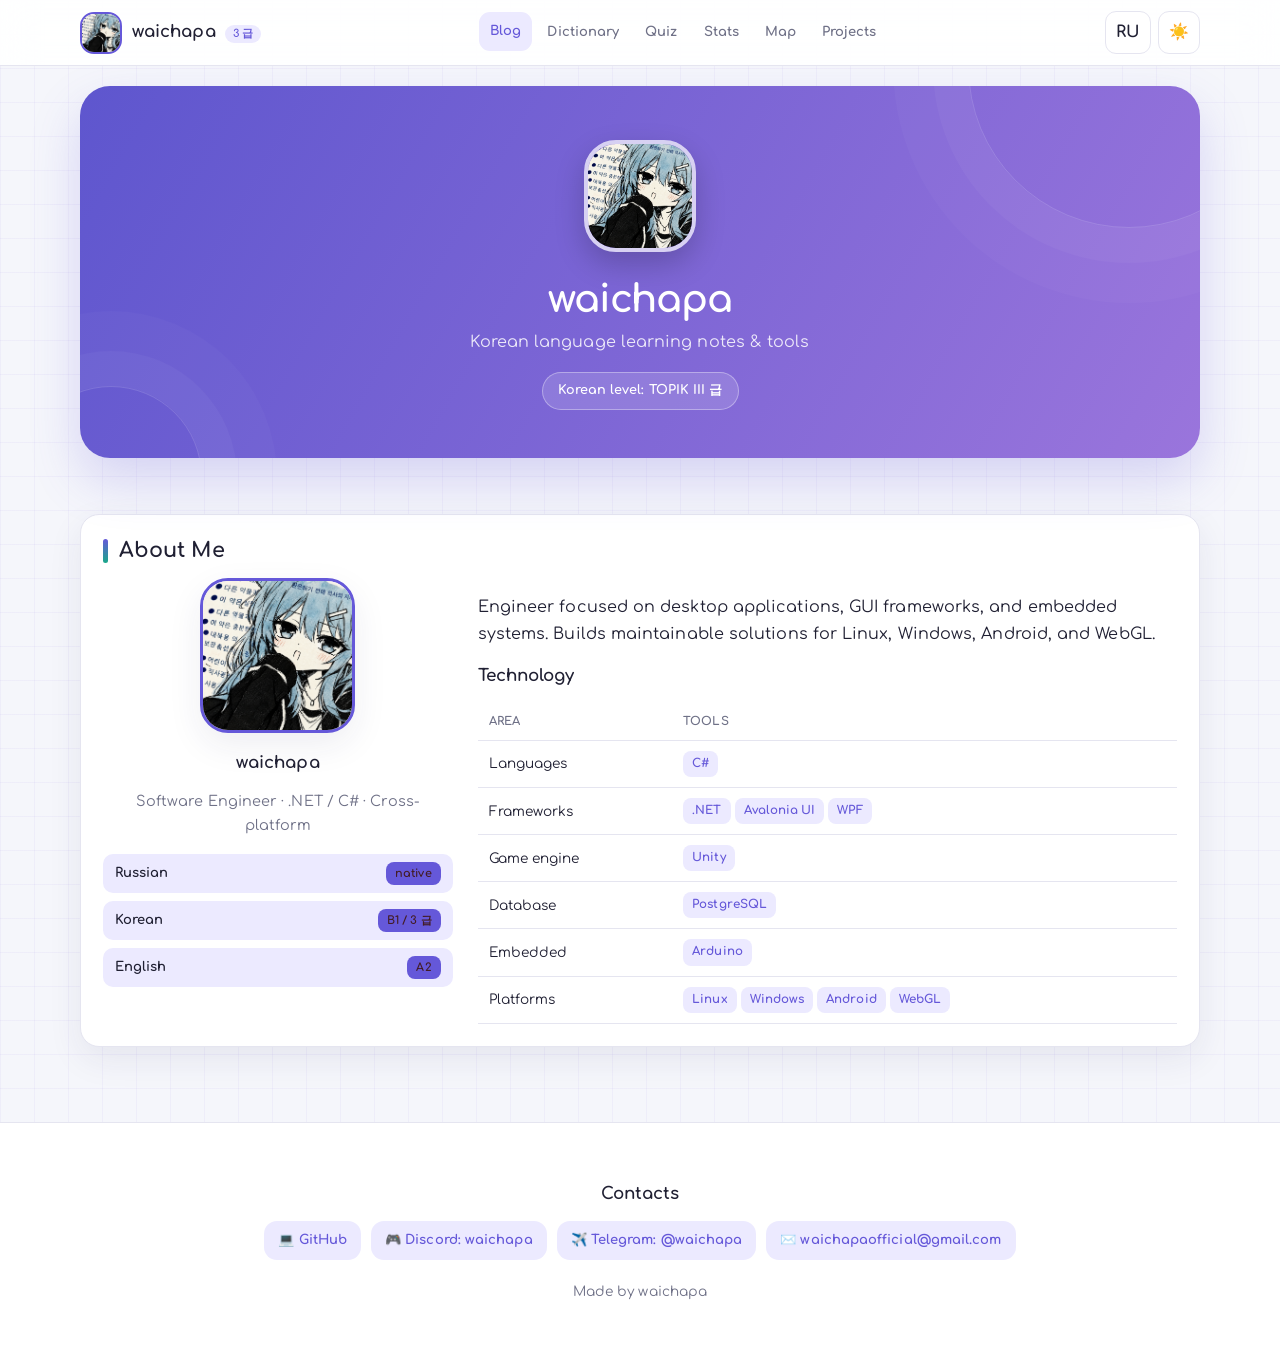
<file: index.html>
<!DOCTYPE html>
<html lang="en" data-theme="light">
<head>
<meta charset="UTF-8">
<meta name="viewport" content="width=device-width, initial-scale=1.0">
<title>waichapa - Korean Learning Blog</title>
<link rel="icon" href="favicon-32x32.png" type="image/png">
<link rel="stylesheet" href="css/style.css">
</head>
<body>
<div id="app-header"></div>

<section class="hero">
  <img class="avatar" src="assets/image.png" alt="waichapa">
  <h1>waichapa</h1>
  <p class="subtitle" data-i18n="site_subtitle">Korean language learning notes & tools</p>
  <div class="badge-level" data-i18n="level_label">Korean level: TOPIK III 급</div>
</section>

<main class="container">
  <div class="card">
    <h2 data-i18n="about_page_title">About Me</h2>
    <div class="about-grid">
      <div class="about-avatar-wrap">
        <img src="assets/image.png" alt="waichapa">
        <h3 style="margin:10px 0 2px">waichapa</h3>
        <p style="color:var(--text-soft);font-size:.9rem" data-i18n="about_role">Software Engineer · .NET / C# · Cross-platform</p>
        <div class="about-langs">
          <div class="lang-row"><span data-i18n="lang_ru">Russian</span><span class="level-tag" data-i18n="lang_ru_level">native</span></div>
          <div class="lang-row"><span data-i18n="lang_kr">Korean</span><span class="level-tag" data-i18n="lang_kr_level">B1 / 3 급</span></div>
          <div class="lang-row"><span data-i18n="lang_en">English</span><span class="level-tag" data-i18n="lang_en_level">A2</span></div>
        </div>
      </div>
      <div>
        <p data-i18n="about_desc"></p>
        <h3 data-i18n="tech_title">Technology</h3>
        <table class="tech-table">
          <tr><th data-i18n="tech_area">Area</th><th data-i18n="tech_tools">Tools</th></tr>
          <tr><td data-i18n="tech_languages">Languages</td><td><span class="tech-pill">C#</span></td></tr>
          <tr><td data-i18n="tech_frameworks">Frameworks</td><td><span class="tech-pill">.NET</span><span class="tech-pill">Avalonia UI</span><span class="tech-pill">WPF</span></td></tr>
          <tr><td data-i18n="tech_engine">Game engine</td><td><span class="tech-pill">Unity</span></td></tr>
          <tr><td data-i18n="tech_db">Database</td><td><span class="tech-pill">PostgreSQL</span></td></tr>
          <tr><td data-i18n="tech_embedded">Embedded</td><td><span class="tech-pill">Arduino</span></td></tr>
          <tr><td data-i18n="tech_platforms">Platforms</td><td><span class="tech-pill">Linux</span><span class="tech-pill">Windows</span><span class="tech-pill">Android</span><span class="tech-pill">WebGL</span></td></tr>
        </table>
      </div>
    </div>
  </div>
</main>

<div id="app-footer"></div>

<script src="js/i18n.js"></script>
<script src="js/theme.js"></script>
<script src="js/common.js"></script>
<script>
  renderHeader('index');
  renderFooter();
  document.addEventListener('langChanged', () => { renderHeader('index'); renderFooter(); });
</script>
</body>
</html>
</file>
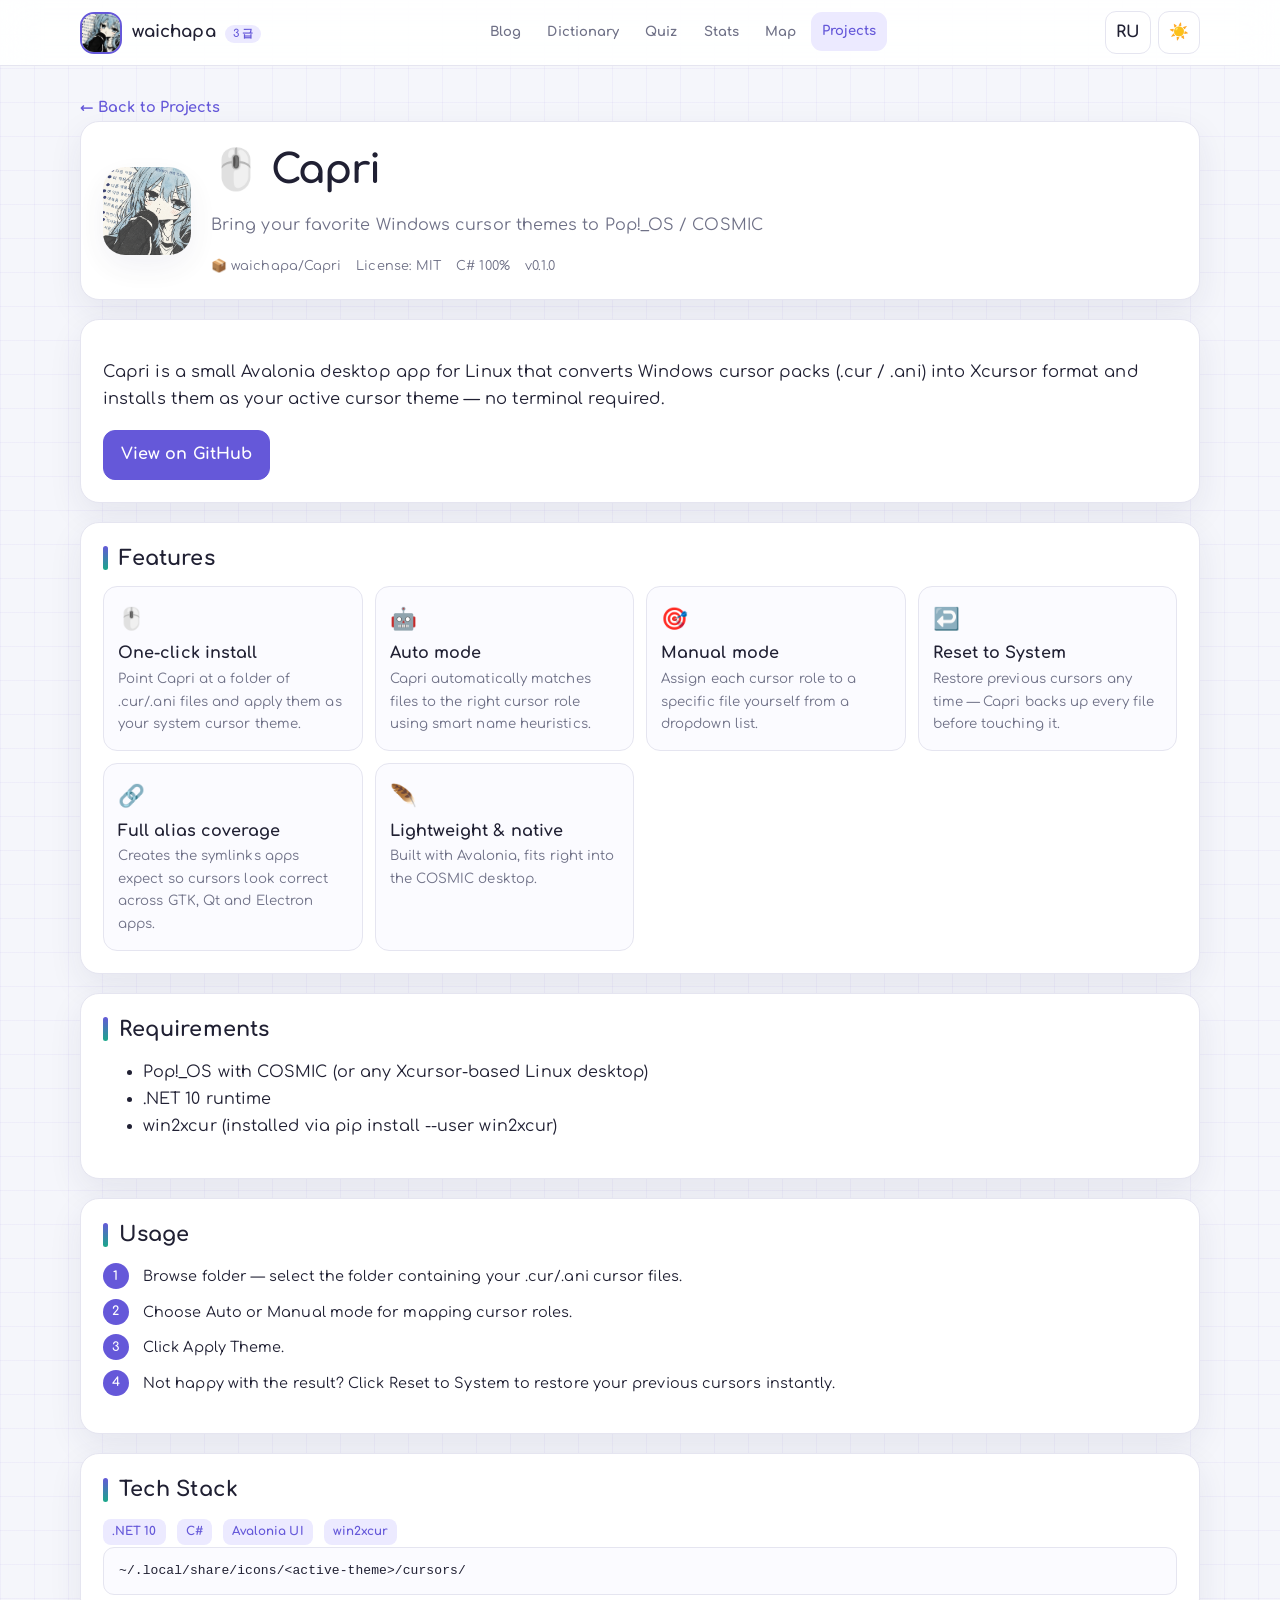
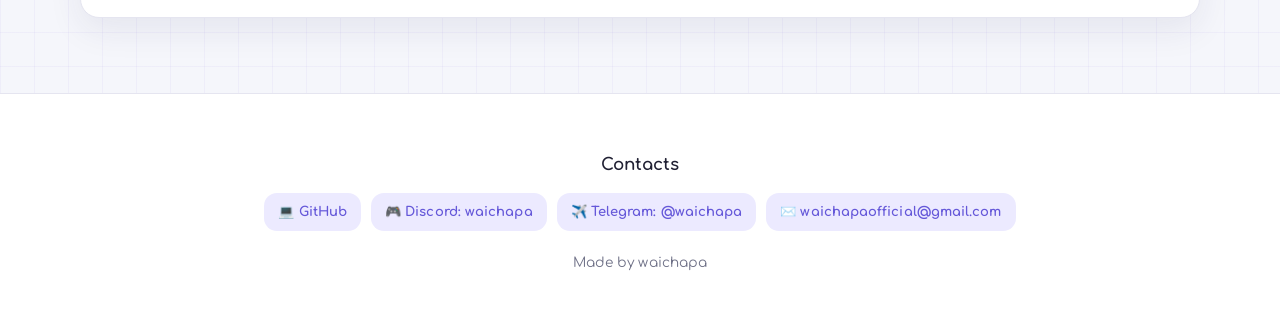
<file: capri.html>
<!DOCTYPE html>
<html lang="en" data-theme="light">
<head>
<meta charset="UTF-8">
<meta name="viewport" content="width=device-width, initial-scale=1.0">
<title>Capri — waichapa</title>
<link rel="icon" href="favicon-32x32.png" type="image/png">
<link rel="stylesheet" href="css/style.css">
</head>
<body>
<div id="app-header"></div>

<div class="container">
  <a href="projects.html" style="color:var(--primary);font-weight:700;font-size:.9rem" data-i18n="back_to_projects">← Back to Projects</a>

  <div class="card project-hero">
    <img src="assets/image.png" alt="Capri" style="opacity:.75">
    <div>
      <h1>🖱️ Capri</h1>
      <p class="tagline" data-i18n="capri_tagline"></p>
      <div class="repo-meta">
        <span>📦 waichapa/Capri</span>
        <span data-i18n="capri_license">License: MIT</span>
        <span>C# 100%</span>
        <span>v0.1.0</span>
      </div>
    </div>
  </div>

  <div class="card">
    <p style="font-size:1.02rem" data-i18n="capri_full_desc"></p>
    <a class="btn" href="https://github.com/waichapa/Capri" target="_blank" rel="noopener" data-i18n="view_github">View on GitHub</a>
  </div>

  <div class="card">
    <h2 data-i18n="capri_features_title">Features</h2>
    <div class="feature-grid">
      <div class="feature-item"><div class="emoji">🖱️</div><h4 data-i18n="capri_f1_t"></h4><p data-i18n="capri_f1_d"></p></div>
      <div class="feature-item"><div class="emoji">🤖</div><h4 data-i18n="capri_f2_t"></h4><p data-i18n="capri_f2_d"></p></div>
      <div class="feature-item"><div class="emoji">🎯</div><h4 data-i18n="capri_f3_t"></h4><p data-i18n="capri_f3_d"></p></div>
      <div class="feature-item"><div class="emoji">↩️</div><h4 data-i18n="capri_f4_t"></h4><p data-i18n="capri_f4_d"></p></div>
      <div class="feature-item"><div class="emoji">🔗</div><h4 data-i18n="capri_f5_t"></h4><p data-i18n="capri_f5_d"></p></div>
      <div class="feature-item"><div class="emoji">🪶</div><h4 data-i18n="capri_f6_t"></h4><p data-i18n="capri_f6_d"></p></div>
    </div>
  </div>

  <div class="card">
    <h2 data-i18n="capri_req_title">Requirements</h2>
    <ul>
      <li data-i18n="capri_req_1"></li>
      <li data-i18n="capri_req_2"></li>
      <li data-i18n="capri_req_3"></li>
    </ul>
  </div>

  <div class="card">
    <h2 data-i18n="capri_usage_title">Usage</h2>
    <ol class="step-list">
      <li data-i18n="capri_step1"></li>
      <li data-i18n="capri_step2"></li>
      <li data-i18n="capri_step3"></li>
      <li data-i18n="capri_step4"></li>
    </ol>
  </div>

  <div class="card">
    <h2 data-i18n="capri_stack_title">Tech Stack</h2>
    <div class="stack-row">
      <span class="tech-pill">.NET 10</span>
      <span class="tech-pill">C#</span>
      <span class="tech-pill">Avalonia UI</span>
      <span class="tech-pill">win2xcur</span>
    </div>
    <div class="code-block">~/.local/share/icons/&lt;active-theme&gt;/cursors/</div>
  </div>
</div>

<div id="app-footer"></div>

<script src="js/i18n.js"></script>
<script src="js/theme.js"></script>
<script src="js/common.js"></script>
<script>
  renderHeader('projects');
  renderFooter();
  document.addEventListener('langChanged', () => { renderHeader('projects'); renderFooter(); });
</script>
</body>
</html>
</file>
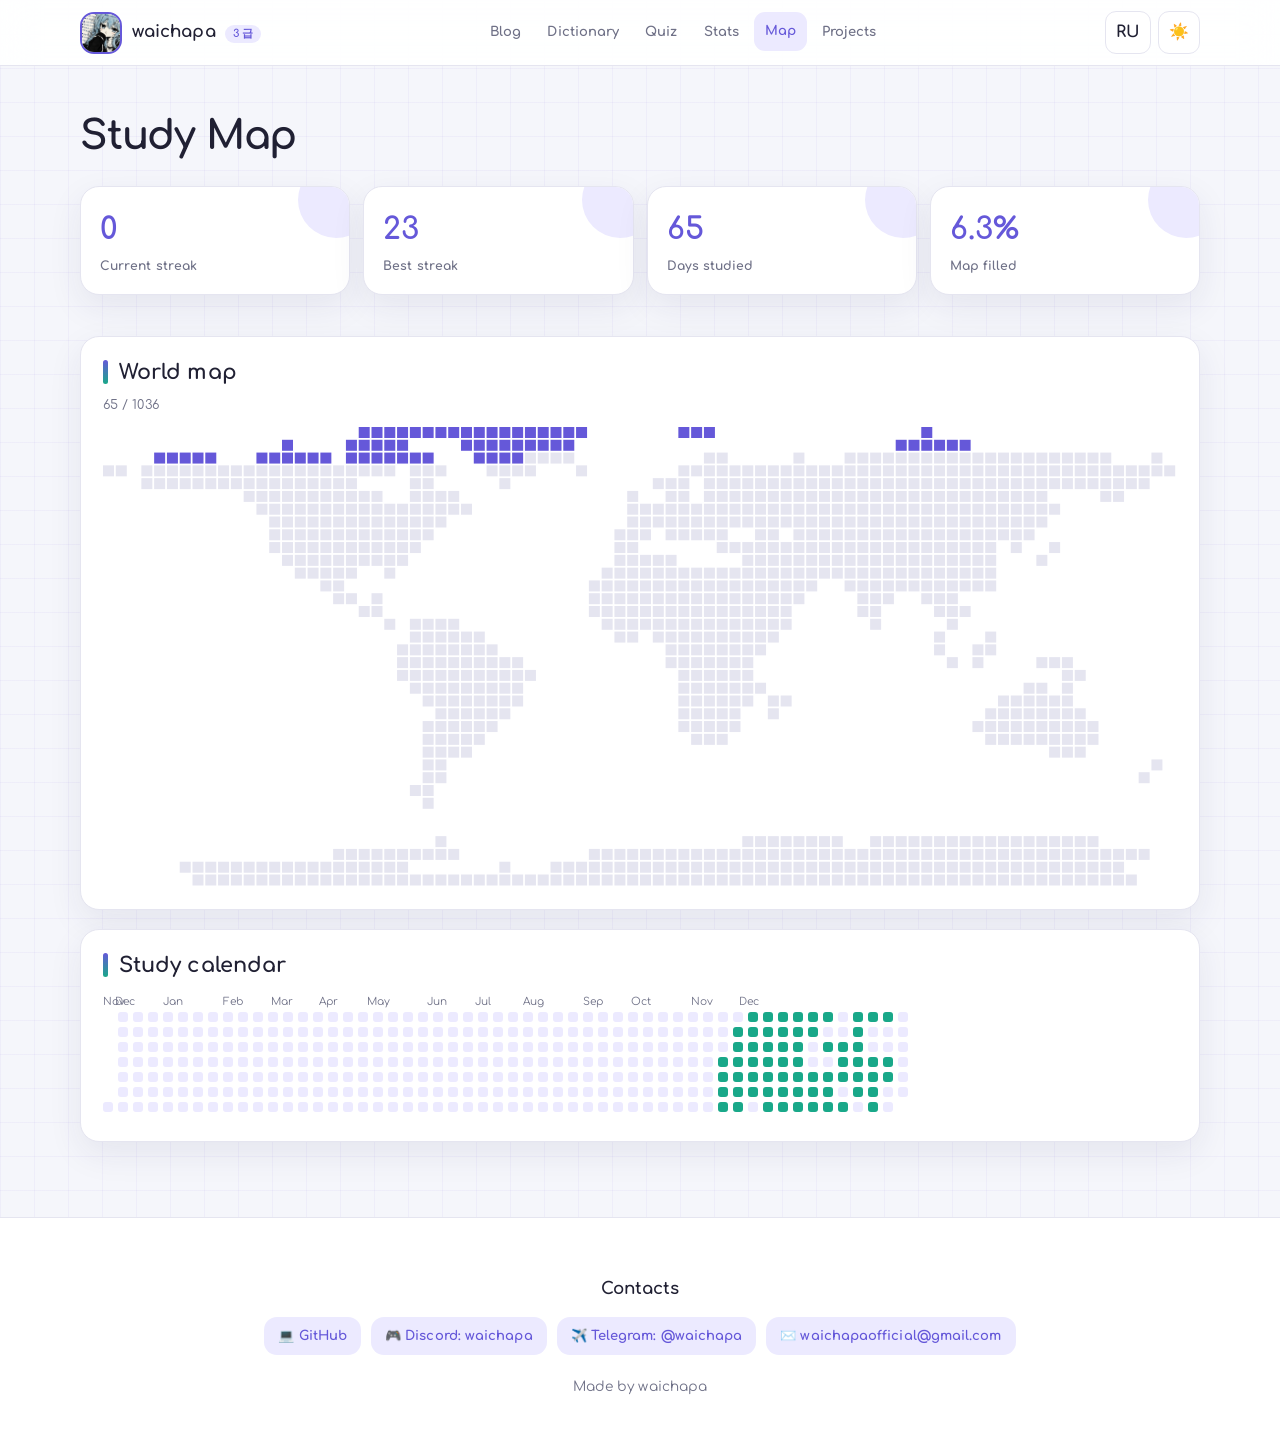
<file: map.html>
<!DOCTYPE html>
<html lang="en" data-theme="light">
<head>
<meta charset="UTF-8">
<meta name="viewport" content="width=device-width, initial-scale=1.0">
<title>waichapa — Study Map</title>
<link rel="icon" href="favicon-32x32.png" type="image/png">
<link rel="stylesheet" href="css/style.css">
</head>
<body>
<div id="app-header"></div>

<main class="container">
  <h1 data-i18n="map_title">Study Map</h1>

  <div class="stat-grid" id="mapStatGrid"></div>

  <div class="card">
    <h2 data-i18n="map_world_title">World map</h2>
    <div class="map-meta" id="mapMeta"></div>
    <svg id="worldmap" viewBox="0 0 84 36" xmlns="http://www.w3.org/2000/svg"></svg>
  </div>

  <div class="card">
    <h2 data-i18n="map_calendar_title">Study calendar</h2>
    <div class="cal-wrap">
      <div class="cal-months" id="calMonths"></div>
      <div class="cal-grid" id="calGrid"></div>
    </div>
  </div>
</main>

<div id="app-footer"></div>

<script src="js/i18n.js"></script>
<script src="js/theme.js"></script>
<script src="js/common.js"></script>
<script src="js/map-app.js"></script>
<script>
  renderHeader('map');
  renderFooter();
  document.addEventListener('langChanged', () => { renderHeader('map'); renderFooter(); renderMapStats(); });
</script>
</body>
</html>
</file>
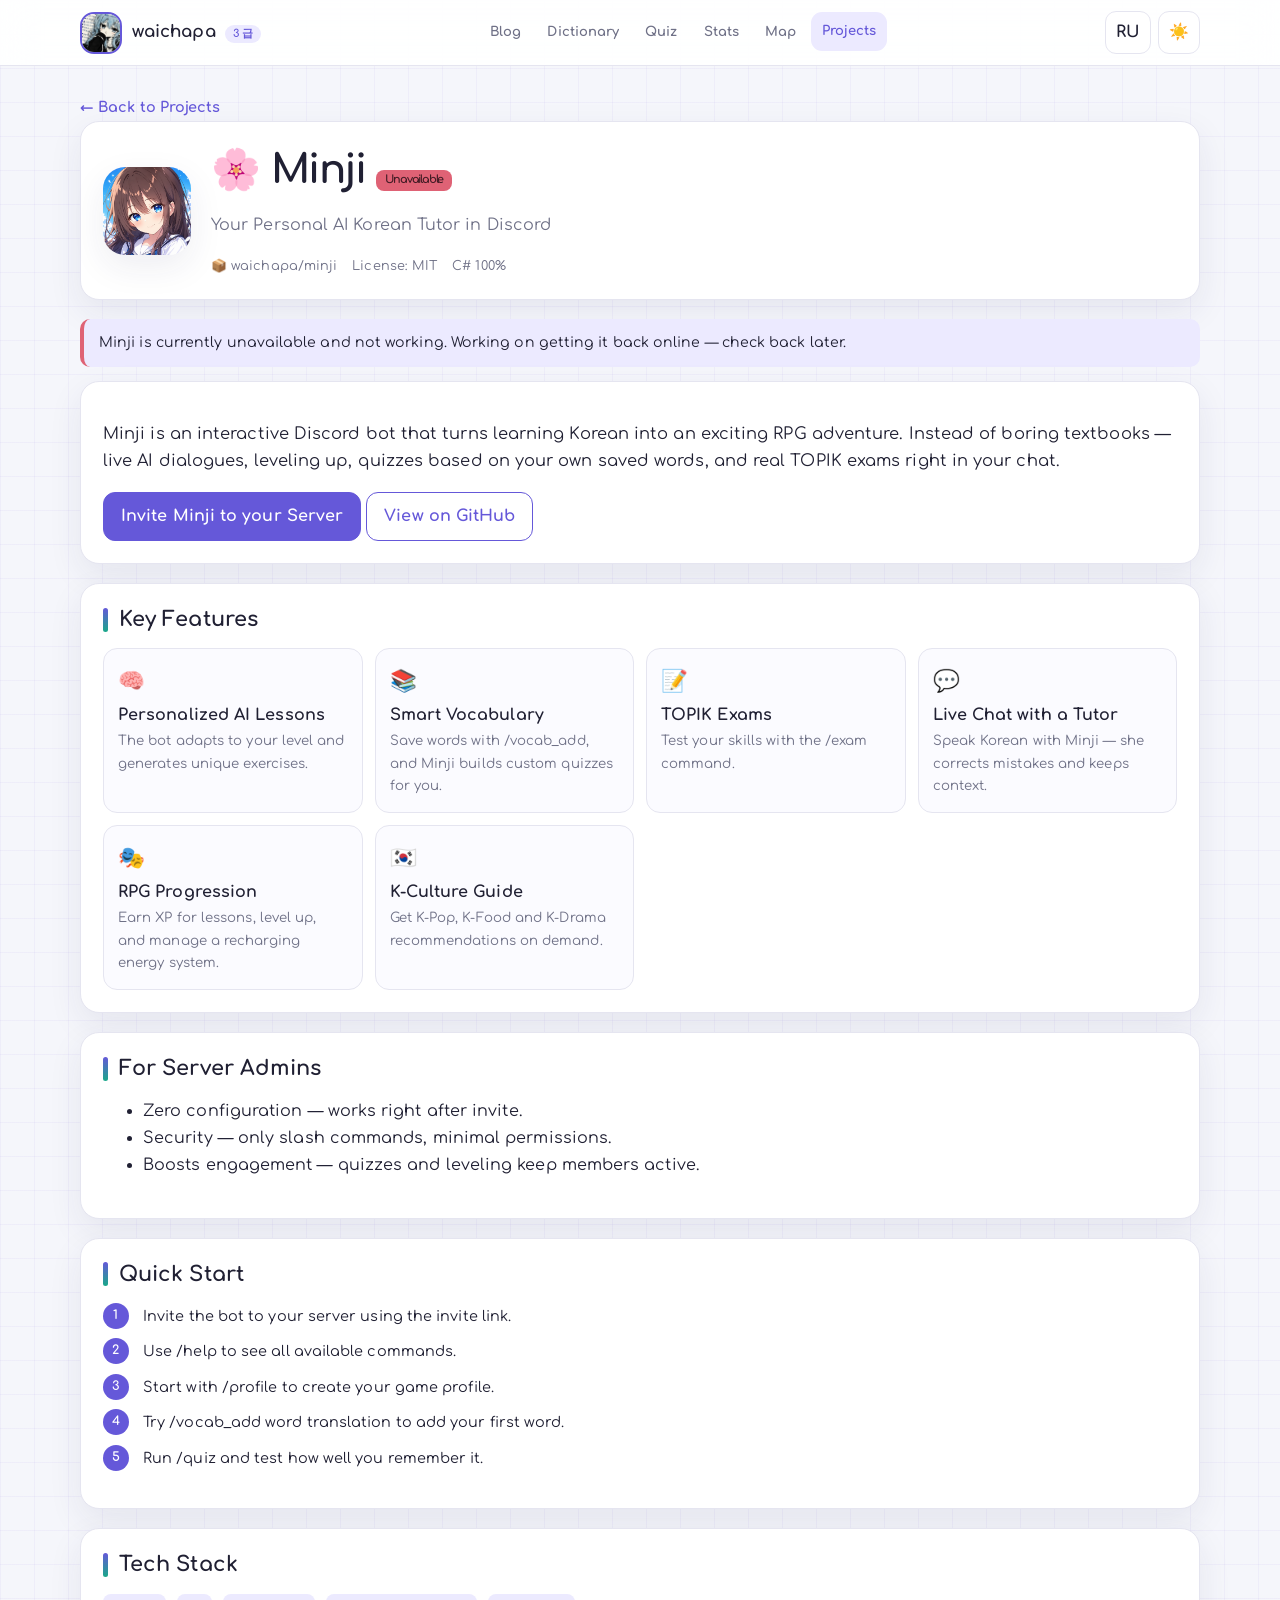
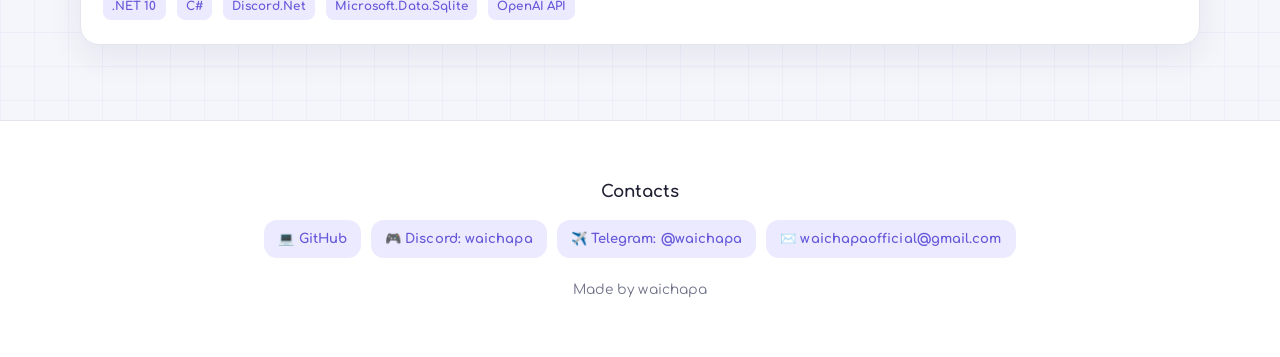
<file: minji.html>
<!DOCTYPE html>
<html lang="en" data-theme="light">
<head>
<meta charset="UTF-8">
<meta name="viewport" content="width=device-width, initial-scale=1.0">
<title>Minji — waichapa</title>
<link rel="icon" href="favicon-32x32.png" type="image/png">
<link rel="stylesheet" href="css/style.css">
</head>
<body>
<div id="app-header"></div>

<div class="container">
  <a href="projects.html" style="color:var(--primary);font-weight:700;font-size:.9rem" data-i18n="back_to_projects">← Back to Projects</a>

  <div class="card project-hero">
    <img src="assets/minji-avatar.png" alt="Minji">
    <div>
      <h1>🌸 Minji <span class="status-pill" data-i18n="minji_status_pill">Unavailable</span></h1>
      <p class="tagline" data-i18n="minji_tagline"></p>
      <div class="repo-meta">
        <span>📦 waichapa/minji</span>
        <span data-i18n="minji_license">License: MIT</span>
        <span>C# 100%</span>
      </div>
    </div>
  </div>

  <div class="notice" data-i18n="minji_status_notice">Minji is currently unavailable and not working. Working on getting it back online — check back later.</div>

  <div class="card">
    <p style="font-size:1.02rem" data-i18n="minji_full_desc"></p>
    <a class="btn" href="https://discord.com/oauth2/authorize?client_id=1519065491769921596&scope=bot%20applications.commands&permissions=0" target="_blank" rel="noopener" data-i18n="minji_invite">Invite Minji to your Server</a>
    <a class="btn outline" href="https://github.com/waichapa/minji" target="_blank" rel="noopener" data-i18n="view_github">View on GitHub</a>
  </div>

  <div class="card">
    <h2 data-i18n="minji_features_title">Key Features</h2>
    <div class="feature-grid">
      <div class="feature-item"><div class="emoji">🧠</div><h4 data-i18n="minji_f1_t"></h4><p data-i18n="minji_f1_d"></p></div>
      <div class="feature-item"><div class="emoji">📚</div><h4 data-i18n="minji_f2_t"></h4><p data-i18n="minji_f2_d"></p></div>
      <div class="feature-item"><div class="emoji">📝</div><h4 data-i18n="minji_f3_t"></h4><p data-i18n="minji_f3_d"></p></div>
      <div class="feature-item"><div class="emoji">💬</div><h4 data-i18n="minji_f4_t"></h4><p data-i18n="minji_f4_d"></p></div>
      <div class="feature-item"><div class="emoji">🎭</div><h4 data-i18n="minji_f5_t"></h4><p data-i18n="minji_f5_d"></p></div>
      <div class="feature-item"><div class="emoji">🇰🇷</div><h4 data-i18n="minji_f6_t"></h4><p data-i18n="minji_f6_d"></p></div>
    </div>
  </div>

  <div class="card">
    <h2 data-i18n="minji_admin_title">For Server Admins</h2>
    <ul>
      <li data-i18n="minji_admin_1"></li>
      <li data-i18n="minji_admin_2"></li>
      <li data-i18n="minji_admin_3"></li>
    </ul>
  </div>

  <div class="card">
    <h2 data-i18n="minji_start_title">Quick Start</h2>
    <ol class="step-list">
      <li data-i18n="minji_step1"></li>
      <li data-i18n="minji_step2"></li>
      <li data-i18n="minji_step3"></li>
      <li data-i18n="minji_step4"></li>
      <li data-i18n="minji_step5"></li>
    </ol>
  </div>

  <div class="card">
    <h2 data-i18n="minji_stack_title">Tech Stack</h2>
    <div class="stack-row">
      <span class="tech-pill">.NET 10</span>
      <span class="tech-pill">C#</span>
      <span class="tech-pill">Discord.Net</span>
      <span class="tech-pill">Microsoft.Data.Sqlite</span>
      <span class="tech-pill">OpenAI API</span>
    </div>
  </div>
</div>

<div id="app-footer"></div>

<script src="js/i18n.js"></script>
<script src="js/theme.js"></script>
<script src="js/common.js"></script>
<script>
  renderHeader('projects');
  renderFooter();
  document.addEventListener('langChanged', () => { renderHeader('projects'); renderFooter(); });
</script>
</body>
</html>
</file>
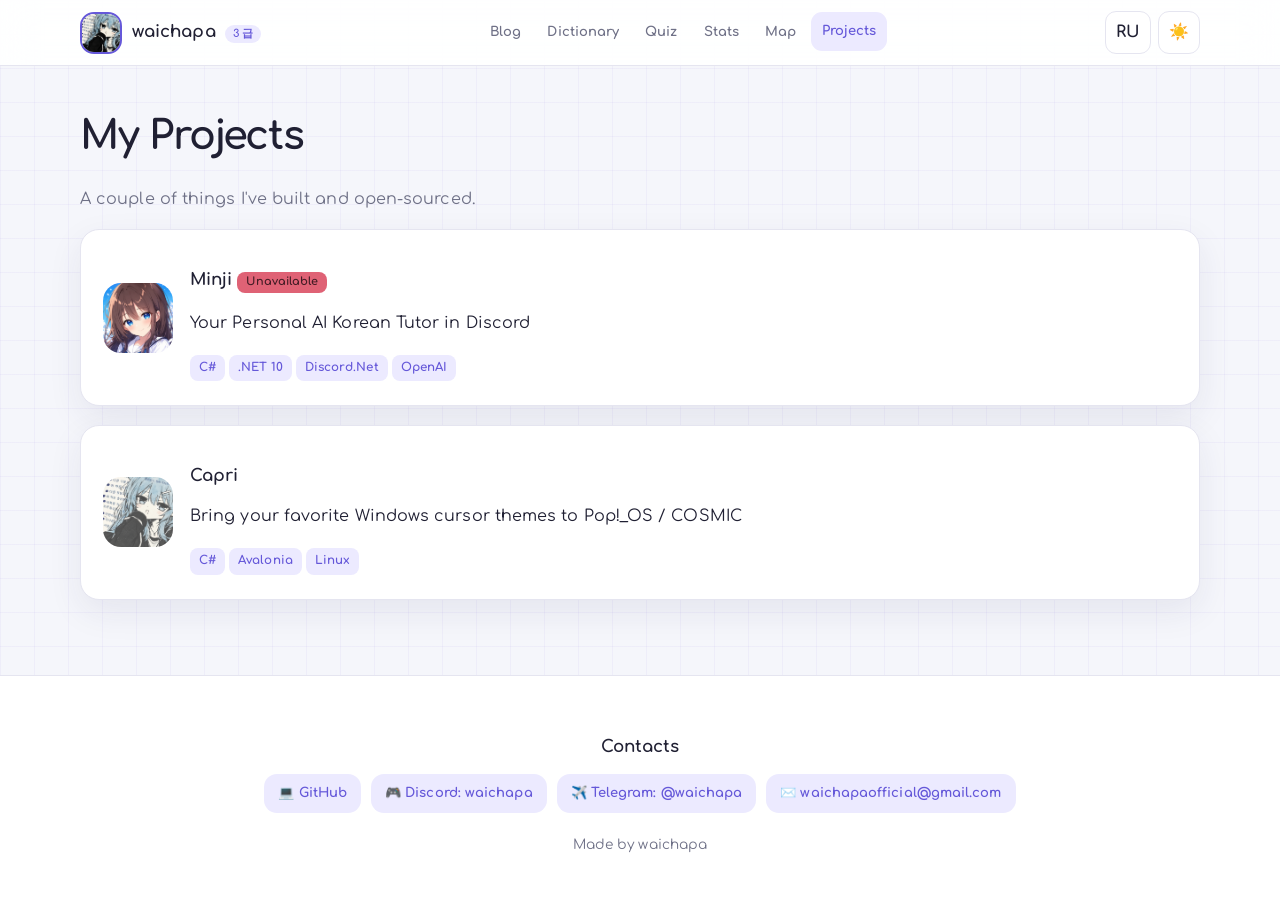
<file: projects.html>
<!DOCTYPE html>
<html lang="en" data-theme="light">
<head>
<meta charset="UTF-8">
<meta name="viewport" content="width=device-width, initial-scale=1.0">
<title>waichapa — Projects</title>
<link rel="icon" href="favicon-32x32.png" type="image/png">
<link rel="stylesheet" href="css/style.css">
</head>
<body>
<div id="app-header"></div>

<main class="container">
  <h1 data-i18n="projects_title">My Projects</h1>
  <p style="color:var(--text-soft)" data-i18n="projects_intro"></p>

  <a class="card project-card" href="minji.html" style="display:flex">
    <img src="assets/minji-avatar.png" alt="Minji">
    <div class="info">
      <h3>Minji <span class="status-pill" data-i18n="minji_status_pill">Unavailable</span></h3>
      <p data-i18n="minji_tagline">Your Personal AI Korean Tutor in Discord</p>
      <span class="tech-pill">C#</span><span class="tech-pill">.NET 10</span><span class="tech-pill">Discord.Net</span><span class="tech-pill">OpenAI</span>
    </div>
  </a>

  <a class="card project-card" href="capri.html" style="display:flex">
    <img src="assets/image.png" alt="Capri" style="opacity:.7">
    <div class="info">
      <h3>Capri</h3>
      <p data-i18n="capri_tagline">Bring your favorite Windows cursor themes to Pop!_OS / COSMIC</p>
      <span class="tech-pill">C#</span><span class="tech-pill">Avalonia</span><span class="tech-pill">Linux</span>
    </div>
  </a>
</main>

<div id="app-footer"></div>

<script src="js/i18n.js"></script>
<script src="js/theme.js"></script>
<script src="js/common.js"></script>
<script>
  renderHeader('projects');
  renderFooter();
  document.addEventListener('langChanged', () => { renderHeader('projects'); renderFooter(); });
</script>
</body>
</html>
</file>
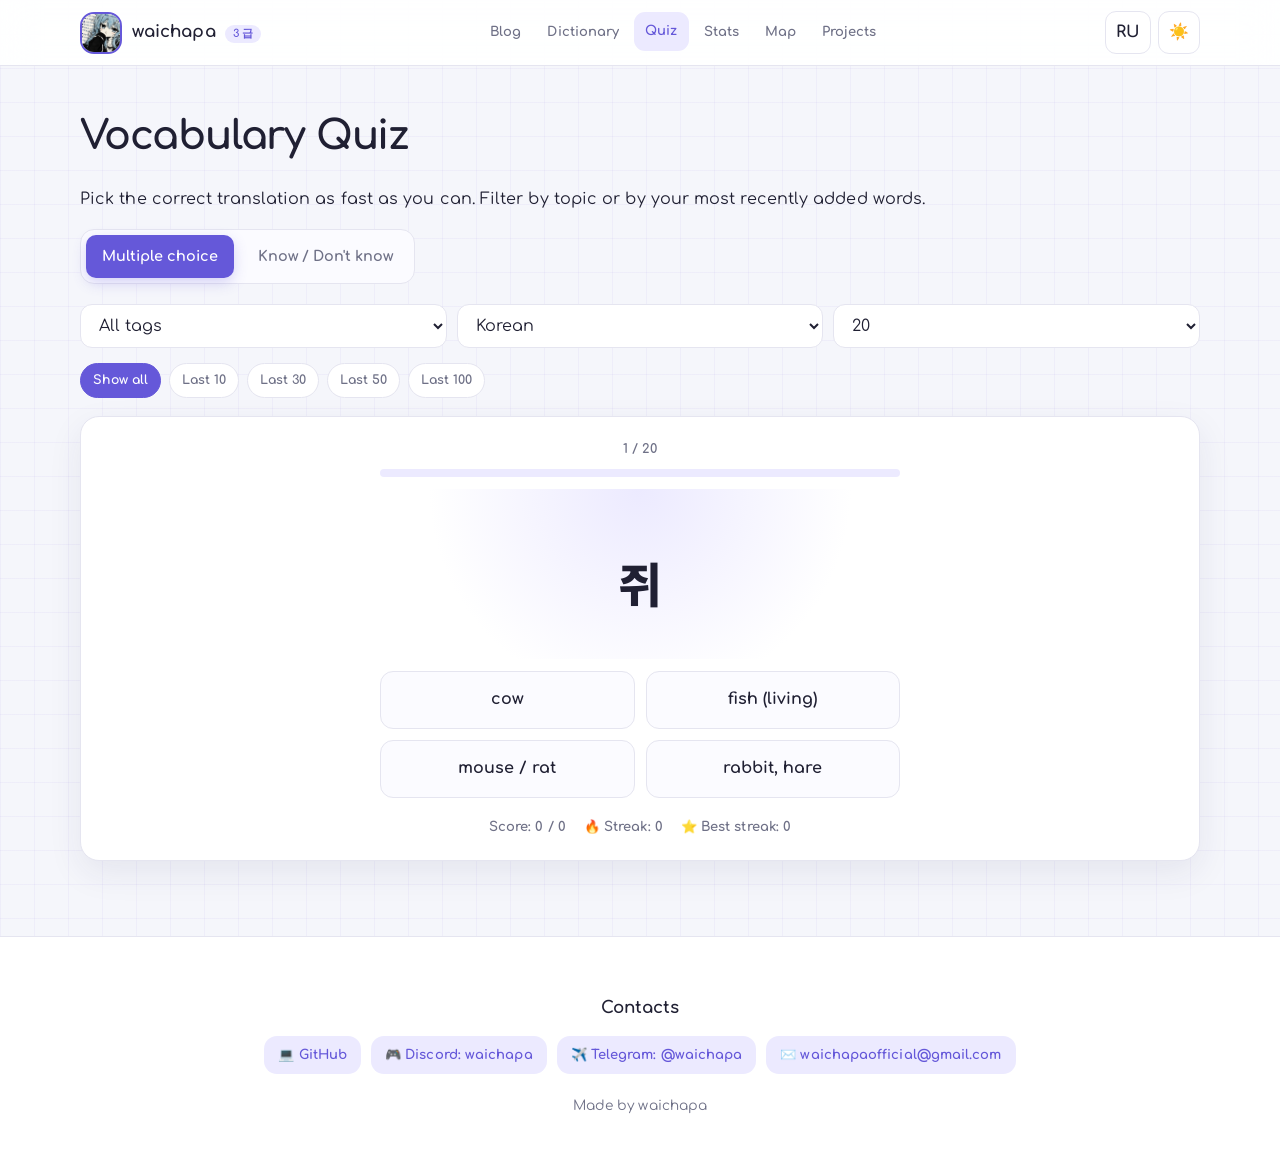
<file: quiz.html>
<!DOCTYPE html>
<html lang="en" data-theme="light">
<head>
<meta charset="UTF-8">
<meta name="viewport" content="width=device-width, initial-scale=1.0">
<title>waichapa — Quiz</title>
<link rel="icon" href="favicon-32x32.png" type="image/png">
<link rel="stylesheet" href="css/style.css">
</head>
<body>
<div id="app-header"></div>

<main class="container">
  <h1 data-i18n="quiz_title">Vocabulary Quiz</h1>
  <p data-i18n="quiz_intro"></p>

  <div class="tabs" id="quizModeTabs">
    <button class="tab-btn active" data-mode="choice" data-i18n="quiz_mode_choice">Multiple choice</button>
    <button class="tab-btn" data-mode="swipe" data-i18n="quiz_mode_swipe">Know / Don't know</button>
  </div>

  <div class="search-bar">
    <select id="quizTagFilter"></select>
    <select id="quizFrontLang" title="Show on card / Показывать на карточке"></select>
    <select id="quizLength" title="Number of words / Количество слов"></select>
  </div>
  <div class="quick-filters" id="quizQuickFilters"></div>

  <div class="card">
    <div class="quiz-progress-text" id="quizProgress"></div>
    <div id="flashcardWrap"></div>
    <div class="quiz-score" id="quizScore"></div>
  </div>
</main>

<div id="app-footer"></div>

<script src="js/i18n.js"></script>
<script src="js/theme.js"></script>
<script src="js/common.js"></script>
<script src="js/quiz-app.js"></script>
<script>
  renderHeader('quiz');
  renderFooter();
  document.addEventListener('langChanged', () => { renderHeader('quiz'); renderFooter(); });
</script>
</body>
</html>
</file>
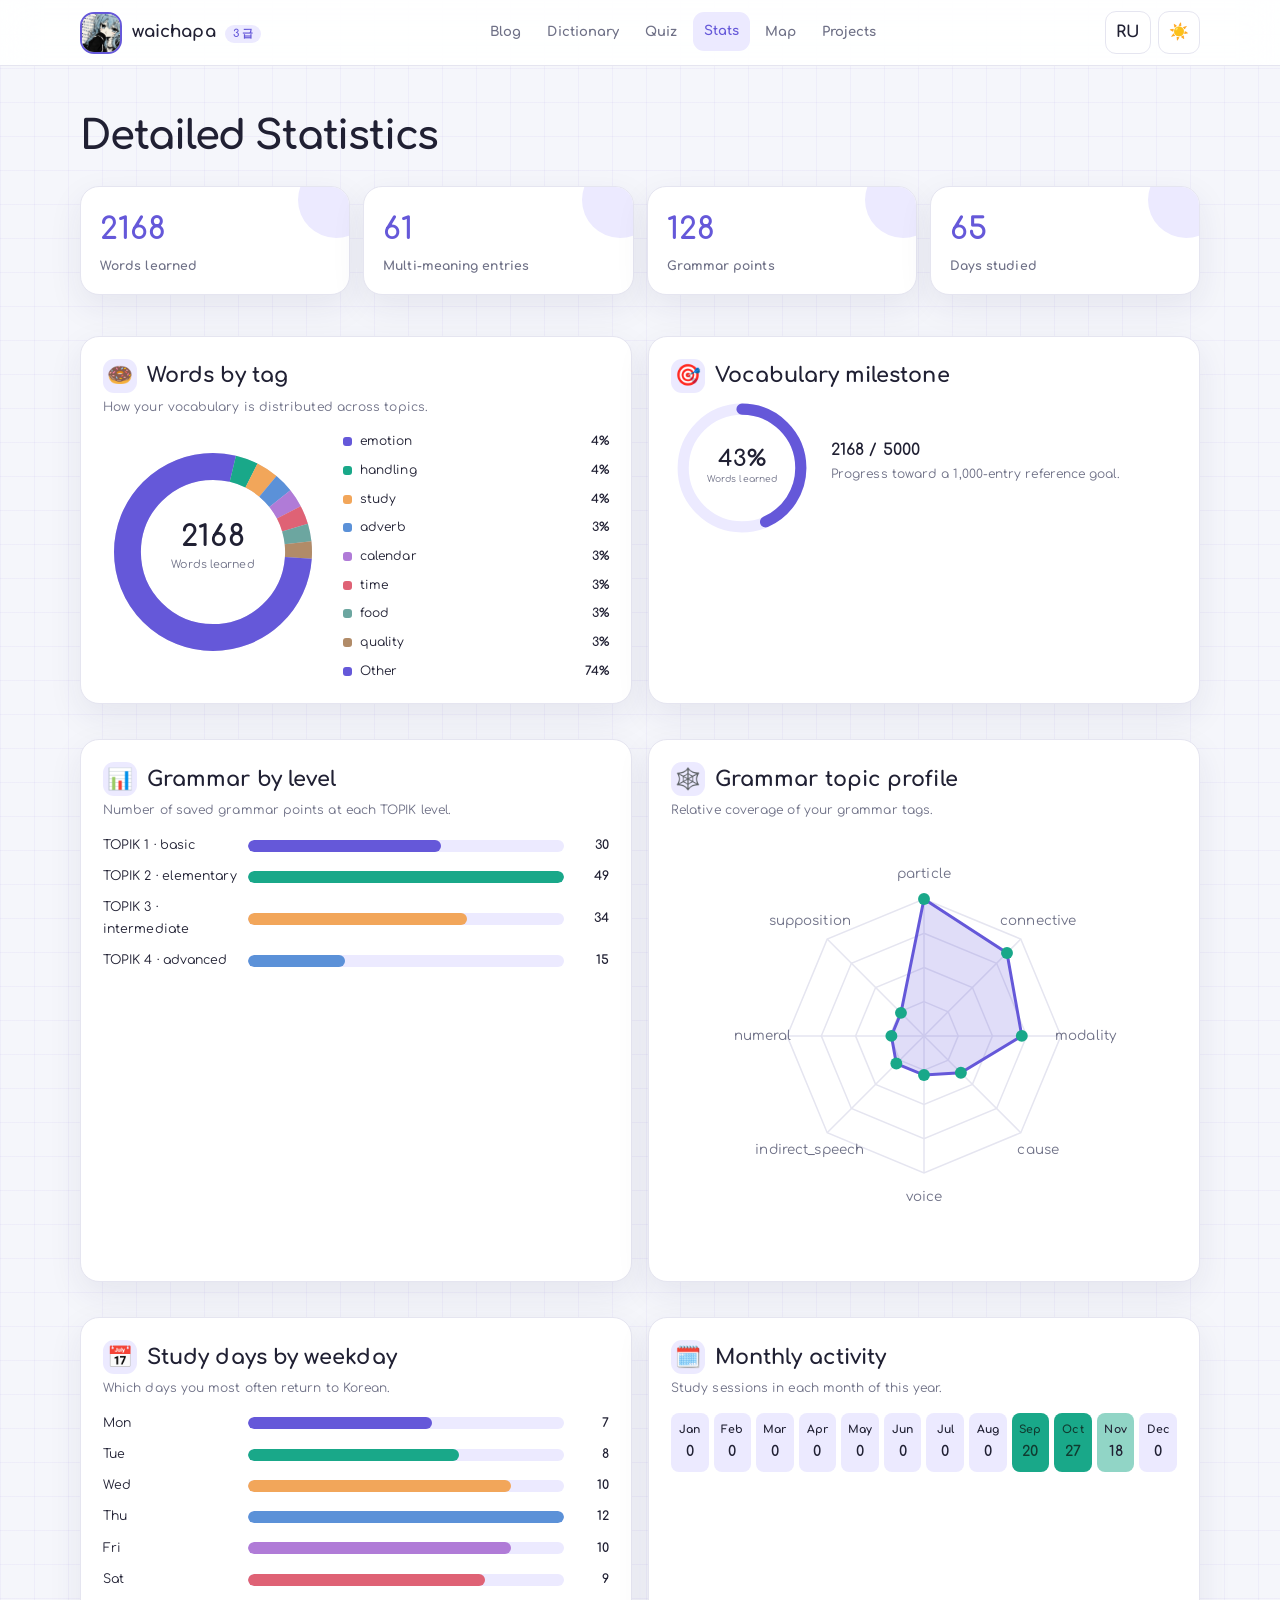
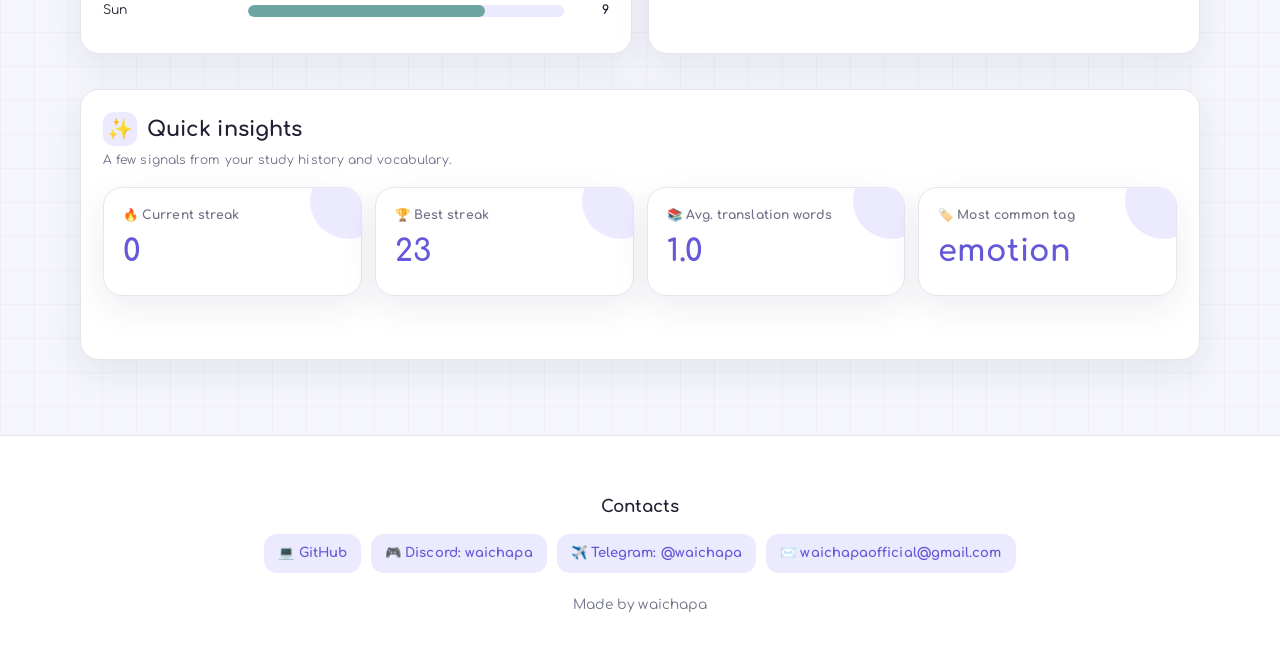
<file: stats.html>
<!DOCTYPE html>
<html lang="en" data-theme="light"><head>
<meta charset="UTF-8"><meta name="viewport" content="width=device-width, initial-scale=1.0">
<title>waichapa — Statistics</title><link rel="icon" href="favicon-32x32.png" type="image/png"><link rel="stylesheet" href="css/style.css">
</head><body><div id="app-header"></div>
<main class="container">
 <h1 data-i18n="stats_title">Detailed Statistics</h1>
 <div class="stat-grid" id="statGrid"></div>
 <div class="dashboard-grid">
  <section class="card chart-card"><h2 class="chart-title"><span class="chart-icon">🍩</span><span data-i18n="stat_by_tag">Words by tag</span></h2><p class="chart-desc" data-i18n="stat_donut_desc"></p><div id="tagDonut"></div></section>
  <section class="card chart-card"><h2 class="chart-title"><span class="chart-icon">🎯</span><span data-i18n="stat_progress_title">Vocabulary milestone</span></h2><div id="wordProgress"></div></section>
  <section class="card chart-card"><h2 class="chart-title"><span class="chart-icon">📊</span><span data-i18n="stat_grammar_by_level">Grammar by level</span></h2><p class="chart-desc" data-i18n="stat_level_desc"></p><div id="grammarLevelBars"></div></section>
  <section class="card chart-card"><h2 class="chart-title"><span class="chart-icon">🕸️</span><span data-i18n="stat_radar_title">Grammar topic profile</span></h2><p class="chart-desc" data-i18n="stat_radar_desc"></p><div id="grammarRadar"></div></section>
  <section class="card chart-card"><h2 class="chart-title"><span class="chart-icon">📅</span><span data-i18n="stat_activity_week">Study days by weekday</span></h2><p class="chart-desc" data-i18n="stat_activity_desc"></p><div id="weekdayBars"></div></section>
  <section class="card chart-card"><h2 class="chart-title"><span class="chart-icon">🗓️</span><span data-i18n="stat_month_heatmap">Monthly activity</span></h2><p class="chart-desc" data-i18n="stat_month_desc"></p><div class="heatmap-months" id="monthHeatmap"></div></section>
  <section class="card chart-card wide"><h2 class="chart-title"><span class="chart-icon">✨</span><span data-i18n="mini_insights_title">Quick insights</span></h2><p class="chart-desc" data-i18n="mini_insights_desc"></p><div id="miniStats" class="stat-grid"></div></section>
 </div>
 <div hidden><div id="tagBars"></div><div id="grammarTagBars"></div></div>
</main>
<div id="app-footer"></div>
<script src="js/i18n.js"></script><script src="js/theme.js"></script><script src="js/common.js"></script><script src="js/stats-app.js"></script>
<script>renderHeader('stats');renderFooter();document.addEventListener('langChanged',()=>{renderHeader('stats');renderFooter();renderStats()});</script>
</body></html>
</file>
<file: css/style.css>
@import url('https://fonts.googleapis.com/css2?family=Comfortaa:wght@400;500;600;700&family=Noto+Sans+KR:wght@400;500;600;700;800&display=swap');

:root[data-theme="light"]{--bg:#f5f6fb;--bg-card:#fff;--bg-elevated:#fbfbff;--text:#202033;--text-soft:#6f7187;--primary:#6558d9;--primary-soft:#eceaff;--accent:#19a889;--accent-2:#f2a65a;--border:#e5e5f0;--danger:#df6275;--shadow:0 12px 34px rgba(40,38,86,.08);--shadow-hover:0 18px 42px rgba(40,38,86,.14);--hero-a:#5e56ce;--hero-b:#9a75dc;--grid-line:rgba(101,88,217,.05);--chart-muted:#d9d8e8;--level-1:#39a982;--level-2:#5b91d8;--level-3:#b07bd7;--level-4:#df8b58--tag-1:#e58b69;--tag-2:#6e9ed8;--tag-3:#65b89e;--tag-4:#b184d1;--tag-5:#d5a34f;--tag-6:#d8789d;--tag-7:#58aeb8;--tag-8:#8b9c65;--chart-1:#6558d9;--chart-2:#19a889;--chart-3:#f2a65a;--chart-4:#5b91d8;--chart-5:#b07bd7;--chart-6:#df6275;--chart-7:#6ca6a0;--chart-8:#b18b68;--on-primary:#ffffff;--on-accent:#103b30;--on-danger:#431c25;}
:root[data-theme="dark"]{--bg:#11121c;--bg-card:#1b1d2b;--bg-elevated:#222437;--text:#f2f1fa;--text-soft:#aaaabd;--primary:#a99cff;--primary-soft:#302c4b;--accent:#65d8b9;--accent-2:#f0b36e;--border:#34364b;--danger:#ff8797;--shadow:0 14px 38px rgba(0,0,0,.25);--shadow-hover:0 20px 46px rgba(0,0,0,.38);--hero-a:#38336f;--hero-b:#795ca8;--grid-line:rgba(169,156,255,.055);--chart-muted:#414258;--level-1:#65d8b9;--level-2:#78aef0;--level-3:#c39ae9;--level-4:#f0b36e--tag-1:#e58b69;--tag-2:#78aef0;--tag-3:#65d8b9;--tag-4:#c39ae9;--tag-5:#f0b36e;--tag-6:#ff8797;--tag-7:#72c5ce;--tag-8:#a9bc83;--chart-1:#a99cff;--chart-2:#65d8b9;--chart-3:#f0b36e;--chart-4:#78aef0;--chart-5:#c39ae9;--chart-6:#ff8797;--chart-7:#72c5ce;--chart-8:#bca080;--on-primary:#211d38;--on-accent:#12392f;--on-danger:#35151b;}
:root[data-theme="pastel"]{--bg:#fcf5f2;--bg-card:#fffdfb;--bg-elevated:#fff8f5;--text:#51434c;--text-soft:#907c86;--primary:#bd7599;--primary-soft:#f8e5ed;--accent:#78bca9;--accent-2:#e6ae72;--border:#f0dfe5;--danger:#d9798d;--shadow:0 12px 32px rgba(175,119,145,.12);--shadow-hover:0 18px 42px rgba(175,119,145,.2);--hero-a:#bd789c;--hero-b:#d9a2b7;--grid-line:rgba(189,117,153,.06);--chart-muted:#ead9e0;--level-1:#78bca9;--level-2:#7d9fd2;--level-3:#b38bc9;--level-4:#d99b68--tag-1:#d98d73;--tag-2:#7d9fd2;--tag-3:#78bca9;--tag-4:#b38bc9;--tag-5:#d9a45e;--tag-6:#d9799f;--tag-7:#67aeb5;--tag-8:#9ba978;--chart-1:#bd7599;--chart-2:#78bca9;--chart-3:#e6ae72;--chart-4:#7d9fd2;--chart-5:#b38bc9;--chart-6:#d9798d;--chart-7:#67aeb5;--chart-8:#a88b70;--on-primary:#51313f;--on-accent:#21453d;--on-danger:#4d2431;}
*{box-sizing:border-box}
html{scroll-behavior:smooth}
body{margin:0;min-height:100vh;font-family:'Comfortaa',sans-serif;line-height:1.7;letter-spacing:.08px;color:var(--text);background-color:var(--bg);background-image:linear-gradient(var(--grid-line) 1px,transparent 1px),linear-gradient(90deg,var(--grid-line) 1px,transparent 1px);background-size:34px 34px;transition:background-color .25s,color .25s}
a{color:inherit;text-decoration:none}
button,input,select{font:inherit}
button{color:inherit}
.container{width:min(1120px,100% - 40px);margin:0 auto;padding:28px 0 10px}
h1,h2,h3,h4{font-weight:800;line-height:1.3}
h1{font-size:clamp(1.8rem,4vw,2.5rem);letter-spacing:-1.2px;margin:16px 0 24px}
h2{font-size:1.3rem;margin:0 0 14px}
h3{font-size:1.05rem}
.kr,.kr-big,.swipe-card-face,.grammar-card .kr-example{font-family:'Noto Sans KR','Comfortaa',sans-serif}
header.site-header{position:sticky;top:0;z-index:100;background:color-mix(in srgb,var(--bg-card) 91%,transparent);backdrop-filter:blur(18px);border-bottom:1px solid var(--border)}
.header-inner{width:min(1120px,100% - 40px);margin:auto;padding:11px 0;display:flex;align-items:center;justify-content:space-between;gap:14px;flex-wrap:wrap}
.brand{display:flex;align-items:center;gap:10px;white-space:nowrap}.brand img{width:42px;height:42px;object-fit:cover;border-radius:14px;border:2px solid var(--primary)}.brand .name{font-size:1.05rem;font-weight:800}.brand .level{font-size:.67rem;background:var(--primary-soft);color:var(--primary);padding:3px 8px;border-radius:20px;margin-left:4px}
nav.main-nav{display:flex;gap:4px;flex-wrap:wrap}nav.main-nav a{padding:8px 11px;border-radius:11px;color:var(--text-soft);font-size:.82rem;font-weight:700;transition:background .2s,color .2s,transform .2s}nav.main-nav a:hover,nav.main-nav a.active{background:var(--primary-soft);color:var(--primary);transform:translateY(-1px)}
.controls{display:flex;gap:7px}.controls button{border:1px solid var(--border);background:var(--bg-card);border-radius:11px;padding:7px 10px;cursor:pointer;font-weight:800;transition:.2s}.controls button:hover{border-color:var(--primary);color:var(--primary);transform:translateY(-2px)}
.hero{position:relative;isolation:isolate;overflow:hidden;text-align:center;padding:54px 20px 48px;margin:20px auto 28px;width:min(1120px,calc(100% - 40px));border-radius:30px;color:var(--on-primary);background:linear-gradient(120deg,var(--hero-a),var(--hero-b));box-shadow:0 22px 50px color-mix(in srgb,var(--primary) 22%,transparent)}
.hero:before,.hero:after{content:"";position:absolute;z-index:-1;border:1px solid rgba(255,255,255,.15);border-radius:50%;width:320px;height:320px;right:-90px;top:-180px;box-shadow:0 0 0 35px rgba(255,255,255,.035),0 0 0 75px rgba(255,255,255,.025)}.hero:after{width:180px;height:180px;right:auto;left:-60px;top:auto;bottom:-110px}
.hero img.avatar{width:112px;height:112px;border-radius:32px;object-fit:cover;border:4px solid rgba(255,255,255,.7);box-shadow:0 12px 30px rgba(0,0,0,.2)}.hero h1{margin:14px 0 3px;font-size:2.4rem}.hero p.subtitle{margin:4px 0;color:rgba(255,255,255,.85)}.badge-level{display:inline-block;margin-top:12px;padding:7px 15px;border:1px solid rgba(255,255,255,.35);border-radius:99px;background:rgba(255,255,255,.14);font-size:.8rem;font-weight:800}
.card{background:var(--bg-card);border:1px solid var(--border);border-radius:19px;padding:22px;margin-bottom:19px;box-shadow:var(--shadow);transition:transform .24s ease,box-shadow .24s ease,border-color .24s ease}
.card:hover{box-shadow:var(--shadow-hover)}
.container>.card>h2,.section-heading{display:flex;align-items:center;gap:11px}.container>.card>h2:before,.section-heading:before{content:"";width:5px;height:24px;border-radius:8px;background:linear-gradient(var(--primary),var(--accent));flex:none}
.btn{display:inline-flex;align-items:center;justify-content:center;gap:8px;background:var(--primary);color:var(--on-primary)!important;padding:10px 17px;border-radius:12px;font-weight:800;border:1px solid var(--primary);cursor:pointer;transition:transform .2s,box-shadow .2s,opacity .2s}.btn:hover{transform:translateY(-2px);box-shadow:0 8px 18px color-mix(in srgb,var(--primary) 25%,transparent)}.btn.outline{background:transparent;color:var(--primary)!important}.btn.small{padding:6px 11px;font-size:.8rem}
footer.site-footer{margin-top:46px;padding:32px 0;background:var(--bg-card);border-top:1px solid var(--border)}.contacts-grid{display:flex;flex-wrap:wrap;gap:10px;justify-content:center}.contact-chip{padding:8px 14px;border-radius:13px;background:var(--primary-soft);color:var(--primary);font-size:.82rem;font-weight:800;transition:transform .2s}.contact-chip:hover{transform:translateY(-2px)}
.tabs{display:flex;gap:8px;margin:8px 0 20px;padding:5px;width:max-content;max-width:100%;border-radius:14px;background:var(--bg-elevated);border:1px solid var(--border)}.tab-btn{padding:9px 16px;border:0;border-radius:10px;background:transparent;color:var(--text-soft);font-weight:800;cursor:pointer;font-size:.9rem;transition:.2s}.tab-btn.active{background:var(--primary);color:var(--on-primary);box-shadow:0 5px 14px color-mix(in srgb,var(--primary) 24%,transparent)}.tab-content{display:none}.tab-content.active{display:block}
.search-bar{display:flex;gap:10px;flex-wrap:wrap;margin:12px 0 15px}.search-bar input,.search-bar select{min-width:155px;flex:1;padding:11px 14px;border:1px solid var(--border);border-radius:12px;background:var(--bg-card);color:var(--text);outline:none;transition:border-color .2s,box-shadow .2s}.search-bar input:focus,.search-bar select:focus{border-color:var(--primary);box-shadow:0 0 0 3px var(--primary-soft)}.search-bar input::placeholder{color:var(--text-soft)}
.quick-filters,.search-suggestions{display:flex;flex-wrap:wrap;gap:8px;margin:12px 0 18px}.quick-filters button,.search-suggestions button{padding:6px 12px;border:1px solid var(--border);border-radius:99px;background:var(--bg-card);color:var(--text-soft);font-size:.78rem;font-weight:800;cursor:pointer;transition:.18s}.quick-filters button:hover,.search-suggestions button:hover{border-color:var(--primary);color:var(--primary);transform:translateY(-1px)}.quick-filters button.active{background:var(--primary);color:var(--on-primary);border-color:var(--primary)}
.word-list{display:grid;grid-template-columns:repeat(auto-fill,minmax(230px,1fr));gap:13px}.word-card{position:relative;overflow:hidden;background:var(--bg-card);border:1px solid var(--border);border-radius:15px;padding:16px 17px 15px 20px;animation:cardIn .42s both;animation-delay:calc(min(var(--i,0),12)*24ms);transition:transform .22s ease,box-shadow .22s ease,border-color .22s ease}.word-card:before{content:"";position:absolute;inset:0 auto 0 0;width:5px;background:var(--tag-color,var(--primary))}.word-card:hover{transform:translateY(-4px);box-shadow:var(--shadow-hover);border-color:var(--tag-color,var(--primary))}.word-card .kr{font-size:1.35rem;font-weight:800;letter-spacing:.2px}.word-card .en{color:var(--primary);font-weight:800;margin-top:3px}.word-card .ru{font-size:.88rem;color:var(--text-soft);margin-top:2px}.word-card .tag,.g-tag{display:inline-block;margin-top:9px;padding:3px 9px;border-radius:8px;background:var(--primary-soft);color:var(--primary);font-size:.68rem;font-weight:800}.multi-badge{display:inline-block;margin-left:7px;padding:2px 7px;border-radius:8px;background:var(--accent);color:#102c26;font-size:.62rem;font-weight:800}
.grammar-toolbar{position:sticky;top:68px;z-index:20;padding:10px 0 8px;background:color-mix(in srgb,var(--bg) 92%,transparent);backdrop-filter:blur(12px)}.grammar-toolbar .search-bar{margin:0}.grammar-count{font-size:.78rem;color:var(--text-soft);font-weight:800;margin:0 0 10px}.grammar-card{position:relative;overflow:hidden;padding-left:26px;animation:cardIn .42s both;animation-delay:calc(min(var(--i,0),12)*28ms)}.grammar-card:before{content:"";position:absolute;inset:0 auto 0 0;width:7px;background:var(--level-color,var(--primary))}.grammar-card h3{display:flex;align-items:center;gap:8px;flex-wrap:wrap;margin:0 0 9px;color:var(--primary)}.grammar-card .expl{font-size:.92rem;margin:8px 0 12px}.grammar-card .ex{font-size:.86rem;color:var(--text-soft);margin:10px 0}.grammar-card .g-level{display:inline-block;padding:3px 9px;border-radius:8px;background:color-mix(in srgb,var(--level-color,var(--accent)) 18%,var(--bg-card));color:var(--text);font-size:.67rem;font-weight:800}.tag-cloud{display:flex;flex-wrap:wrap;gap:8px;margin:12px 0 16px}.tag-cloud button{border:1px solid var(--border);border-radius:99px;padding:6px 11px;background:var(--bg-card);color:var(--text-soft);font-size:.76rem;font-weight:800;cursor:pointer;transition:.18s}.tag-cloud button.active{background:var(--primary);border-color:var(--primary);color:var(--on-primary)}.tag-cloud .cnt{opacity:.75;margin-left:4px}.grammar-tools-row{display:flex;align-items:center;justify-content:space-between;gap:12px;flex-wrap:wrap}.text-button{border:0;background:transparent;color:var(--primary);font-weight:800;cursor:pointer}
.example-chips{display:flex;flex-wrap:wrap;gap:8px;margin-top:10px}.example-chip{padding:8px 11px;border-radius:11px;background:var(--bg-elevated);border:1px solid var(--border);font-size:.8rem}.example-chip .kr-example{display:block;font-weight:800;color:var(--text)}.example-chip .translation{display:block;color:var(--text-soft);font-size:.73rem}
mark{background:color-mix(in srgb,var(--accent-2) 38%,transparent);color:inherit;border-radius:3px;padding:0 1px}
.stat-grid{display:grid;grid-template-columns:repeat(auto-fit,minmax(155px,1fr));gap:13px;margin:16px 0 22px}.stat-box{text-align:left;padding:17px 19px;position:relative;overflow:hidden}.stat-box:after{content:"";position:absolute;width:76px;height:76px;border-radius:50%;background:var(--primary-soft);right:-25px;top:-25px}.stat-box .num{position:relative;z-index:1;font-size:1.9rem;font-weight:800;color:var(--primary)}.stat-box .label{position:relative;z-index:1;color:var(--text-soft);font-size:.77rem;font-weight:700}.dashboard-grid{display:grid;grid-template-columns:repeat(2,minmax(0,1fr));gap:16px}.chart-card{min-width:0}.chart-card.wide{grid-column:1/-1}.chart-title{display:flex;align-items:center;gap:10px;margin-bottom:4px}.chart-icon{width:34px;height:34px;display:grid;place-items:center;background:var(--primary-soft);border-radius:11px}.chart-desc{color:var(--text-soft);font-size:.76rem;margin:0 0 14px}.donut-layout{display:flex;align-items:center;gap:20px;flex-wrap:wrap}.donut-svg{width:min(220px,55vw);height:auto;flex:none;overflow:visible}.donut-legend{display:grid;gap:8px;flex:1;min-width:140px}.legend-row{display:flex;align-items:center;gap:8px;font-size:.76rem}.legend-dot{width:9px;height:9px;border-radius:3px;flex:none}.legend-row strong{margin-left:auto}.chart-svg{width:100%;height:auto;display:block;overflow:visible}.chart-tooltip{position:fixed;z-index:300;pointer-events:none;padding:7px 10px;border-radius:9px;background:var(--text);color:var(--bg-card);font-size:.72rem;font-weight:800;box-shadow:var(--shadow);opacity:0;transform:translate(10px,10px);transition:opacity .1s}.chart-tooltip.show{opacity:1}.ring-layout{display:flex;align-items:center;gap:18px}.progress-ring{width:142px;height:142px;flex:none}.ring-value{font-size:22px;font-weight:800;fill:var(--text)}.ring-label{font-size:9px;fill:var(--text-soft)}.heatmap-months{display:grid;grid-template-columns:repeat(12,1fr);gap:5px}.month-cell{padding:8px 3px;text-align:center;border-radius:8px;background:var(--primary-soft);font-size:.68rem;font-weight:800}.month-cell strong{display:block;font-size:.9rem}.month-cell[data-level="1"]{background:color-mix(in srgb,var(--accent) 25%,var(--bg-card))}.month-cell[data-level="2"]{background:color-mix(in srgb,var(--accent) 48%,var(--bg-card))}.month-cell[data-level="3"]{background:var(--accent);color:var(--on-accent)}
.bar-row{display:flex;align-items:center;gap:10px;margin:10px 0}.bar-label{width:135px;flex:none;font-size:.78rem}.bar-track{height:12px;flex:1;background:var(--primary-soft);border-radius:99px;overflow:hidden}.bar-fill{height:100%;width:var(--bar-width,0%);background:linear-gradient(90deg,var(--primary),var(--accent));border-radius:99px;transition:width .7s ease}.bar-count{width:35px;text-align:right;font-weight:800;font-size:.78rem}
.flashcard{max-width:520px;min-height:170px;margin:0 auto;text-align:center;padding:35px 20px 18px;display:flex;flex-direction:column;justify-content:center;align-items:center;border-radius:20px;background:radial-gradient(circle at 50% 0,var(--primary-soft),transparent 68%)}.flashcard .kr-big{font-size:clamp(2rem,6vw,3rem);font-weight:800}.flashcard .answer{margin-top:14px;color:var(--primary);font-size:1.2rem;font-weight:800;display:none}.flashcard .answer.show{display:block}.flashcard .hint{margin-top:20px;font-size:.78rem;color:var(--text-soft)}.quiz-progress-text{text-align:center;color:var(--text-soft);font-weight:800;font-size:.8rem;margin-bottom:8px}.quiz-progress-bar{max-width:520px;height:8px;margin:0 auto 12px;background:var(--primary-soft);border-radius:99px;overflow:hidden}.quiz-progress-fill{height:100%;background:linear-gradient(90deg,var(--primary),var(--accent));border-radius:99px;transition:width .45s ease}.quiz-options{display:grid;grid-template-columns:repeat(2,minmax(0,1fr));gap:11px;max-width:520px;margin:12px auto}.quiz-opt{min-height:58px;padding:12px;border:1px solid var(--border);border-radius:13px;background:var(--bg-elevated);color:var(--text);font-weight:800;cursor:pointer;transition:transform .18s,border-color .18s,background .18s}.quiz-opt:hover:not(.disabled){transform:translateY(-3px);border-color:var(--primary)}.quiz-opt.correct{background:var(--accent);border-color:var(--accent);color:var(--on-accent)}.quiz-opt.wrong{background:var(--danger);border-color:var(--danger);color:var(--on-danger)}.quiz-score{display:flex;justify-content:center;gap:18px;flex-wrap:wrap;margin-top:18px;color:var(--text-soft);font-size:.82rem;font-weight:800}.flashcard.result{gap:9px}.result-emoji{font-size:2.5rem}.quiz-final-score{font-size:1.7rem;color:var(--primary);font-weight:800}.quiz-final-actions{display:flex;justify-content:center;gap:10px;flex-wrap:wrap}.swipe-card-wrap{max-width:360px;height:245px;margin:20px auto;display:flex;align-items:center;justify-content:center}.swipe-card{width:100%;height:100%;position:relative;display:flex;align-items:center;justify-content:center;text-align:center;padding:22px;border:1px solid var(--border);border-radius:23px;background:var(--bg-elevated);box-shadow:var(--shadow);font-size:1.8rem;font-weight:800;cursor:grab;user-select:none;touch-action:pan-y;transition:transform .16s,border-color .2s}.swipe-card.dragging{cursor:grabbing;transition:none}.swipe-card.flipped{border-color:var(--primary);color:var(--primary)}.swipe-card-face{pointer-events:none;overflow-wrap:anywhere}.swipe-label{position:absolute;top:14px;padding:4px 11px;border:2px solid currentColor;border-radius:9px;font-size:.8rem;opacity:0;pointer-events:none}.swipe-label.know{right:13px;color:var(--accent)}.swipe-label.dontknow{left:13px;color:var(--danger)}.swipe-hint{text-align:center;color:var(--text-soft);font-size:.77rem}.swipe-buttons{display:flex;justify-content:center;gap:12px;margin-top:15px}.swipe-btn{padding:11px 15px;border:1px solid var(--border);border-radius:13px;background:var(--bg-card);font-weight:800;cursor:pointer;transition:transform .18s}.swipe-btn:hover{transform:translateY(-2px)}.swipe-btn.know{color:var(--accent);border-color:var(--accent)}.swipe-btn.dontknow{color:var(--danger);border-color:var(--danger)}
#worldmap{width:100%;height:auto;display:block;margin-top:6px}.map-land{fill:var(--border)}.map-land.filled{fill:var(--primary)}.map-meta{color:var(--text-soft);font-size:.8rem;margin:-5px 0 10px}.cal-wrap{overflow-x:auto;padding-bottom:5px}.cal-months{display:grid;grid-auto-flow:column;font-size:.66rem;color:var(--text-soft);margin-bottom:5px;height:14px}.cal-grid{display:grid;grid-template-rows:repeat(7,12px);grid-auto-flow:column;grid-auto-columns:12px;gap:3px}.cal-day{width:10px;height:10px;border-radius:3px;background:var(--primary-soft)}.cal-day.done{background:var(--accent)}.cal-day.pad{visibility:hidden}
.project-card{display:flex;gap:17px;align-items:center;flex-wrap:wrap}.project-card img{width:70px;height:70px;border-radius:18px;object-fit:cover}.project-card .info{flex:1;min-width:190px}.about-grid{display:grid;grid-template-columns:1fr 2fr;gap:25px;align-items:start}.about-avatar-wrap{text-align:center}.about-avatar-wrap img{width:155px;height:155px;border-radius:28px;object-fit:cover;border:3px solid var(--primary);box-shadow:var(--shadow)}.about-langs{margin-top:16px;display:flex;flex-direction:column;gap:8px}.lang-row{display:flex;justify-content:space-between;gap:8px;background:var(--primary-soft);padding:8px 12px;border-radius:10px;font-size:.82rem;font-weight:800}.lang-row .level-tag{background:var(--primary);color:var(--on-danger);padding:2px 9px;border-radius:8px;font-size:.7rem}.tech-table{width:100%;border-collapse:collapse;margin-top:10px}.tech-table td,.tech-table th{padding:8px 11px;border-bottom:1px solid var(--border);font-size:.85rem;text-align:left}.tech-table th{color:var(--text-soft);font-size:.73rem;text-transform:uppercase}.tech-pill{display:inline-block;background:var(--primary-soft);color:var(--primary);padding:3px 9px;border-radius:8px;font-size:.74rem;font-weight:800;margin:2px 4px 2px 0}.status-pill{display:inline-block;background:var(--danger);color:var(--on-danger);padding:3px 9px;border-radius:8px;font-size:.7rem;font-weight:800}.notice{border-left:4px solid var(--danger);background:var(--primary-soft);border-radius:10px;padding:12px 15px;font-size:.88rem;margin:14px 0}.project-hero{display:flex;align-items:center;gap:20px;flex-wrap:wrap}.project-hero img{width:88px;height:88px;border-radius:22px;object-fit:cover;box-shadow:var(--shadow)}.project-hero h1{margin:0 0 4px}.project-hero .tagline{color:var(--text-soft)}.feature-grid{display:grid;grid-template-columns:repeat(auto-fill,minmax(220px,1fr));gap:12px}.feature-item{background:var(--bg-elevated);border:1px solid var(--border);border-radius:14px;padding:14px}.feature-item .emoji{font-size:1.35rem}.feature-item h4{margin:6px 0 4px}.feature-item p{margin:0;color:var(--text-soft);font-size:.83rem}.step-list{counter-reset:step;list-style:none;padding:0}.step-list li{counter-increment:step;position:relative;padding-left:40px;margin:0 0 11px;font-size:.9rem}.step-list li:before{content:counter(step);position:absolute;left:0;top:-1px;width:26px;height:26px;display:grid;place-items:center;border-radius:50%;background:var(--primary);color:var(--on-primary);font-size:.78rem;font-weight:800}.code-block{padding:12px 15px;border:1px solid var(--border);border-radius:11px;background:var(--bg-elevated);font-family:monospace;overflow:auto}.stack-row{display:flex;gap:7px;flex-wrap:wrap;margin-top:8px}.repo-meta{display:flex;gap:15px;flex-wrap:wrap;color:var(--text-soft);font-size:.8rem;margin-top:9px}
@keyframes cardIn{from{opacity:0;transform:translateY(10px)}to{opacity:1;transform:translateY(0)}}@media(prefers-reduced-motion:reduce){*,*:before,*:after{scroll-behavior:auto!important;animation-duration:.01ms!important;transition-duration:.01ms!important}}
@media(max-width:760px){.header-inner{justify-content:center}.brand{margin-right:auto}nav.main-nav{order:3;width:100%;overflow-x:auto;flex-wrap:nowrap;padding-bottom:3px}nav.main-nav a{white-space:nowrap}.controls{margin-left:auto}.container{width:calc(100% - 28px);padding-top:20px}.hero{width:calc(100% - 28px);padding:42px 16px 36px;border-radius:23px}.dashboard-grid{grid-template-columns:1fr}.chart-card.wide{grid-column:auto}.grammar-toolbar{top:110px}.about-grid{grid-template-columns:1fr}.about-avatar-wrap{max-width:360px;margin:auto;width:100%}.heatmap-months{grid-template-columns:repeat(6,1fr)}}
@media(max-width:480px){.card{padding:17px;border-radius:16px}.search-bar{display:grid;grid-template-columns:1fr}.search-bar input,.search-bar select{min-width:0;width:100%}.word-list{grid-template-columns:1fr}.quiz-options{grid-template-columns:1fr}.swipe-buttons{gap:7px}.swipe-btn{padding:10px 11px;font-size:.8rem}.grammar-toolbar{top:145px}.donut-layout{justify-content:center}.donut-legend{width:100%}.bar-label{width:105px;font-size:.7rem}}

.skeleton-line{height:72px;margin:10px 0;border-radius:14px;background:linear-gradient(90deg,var(--bg-elevated),var(--primary-soft),var(--bg-elevated));background-size:200% 100%;animation:skeletonPulse 1.2s infinite}@keyframes skeletonPulse{to{background-position:-200% 0}}.empty-state{padding:18px;color:var(--text-soft);text-align:center}
</file>
